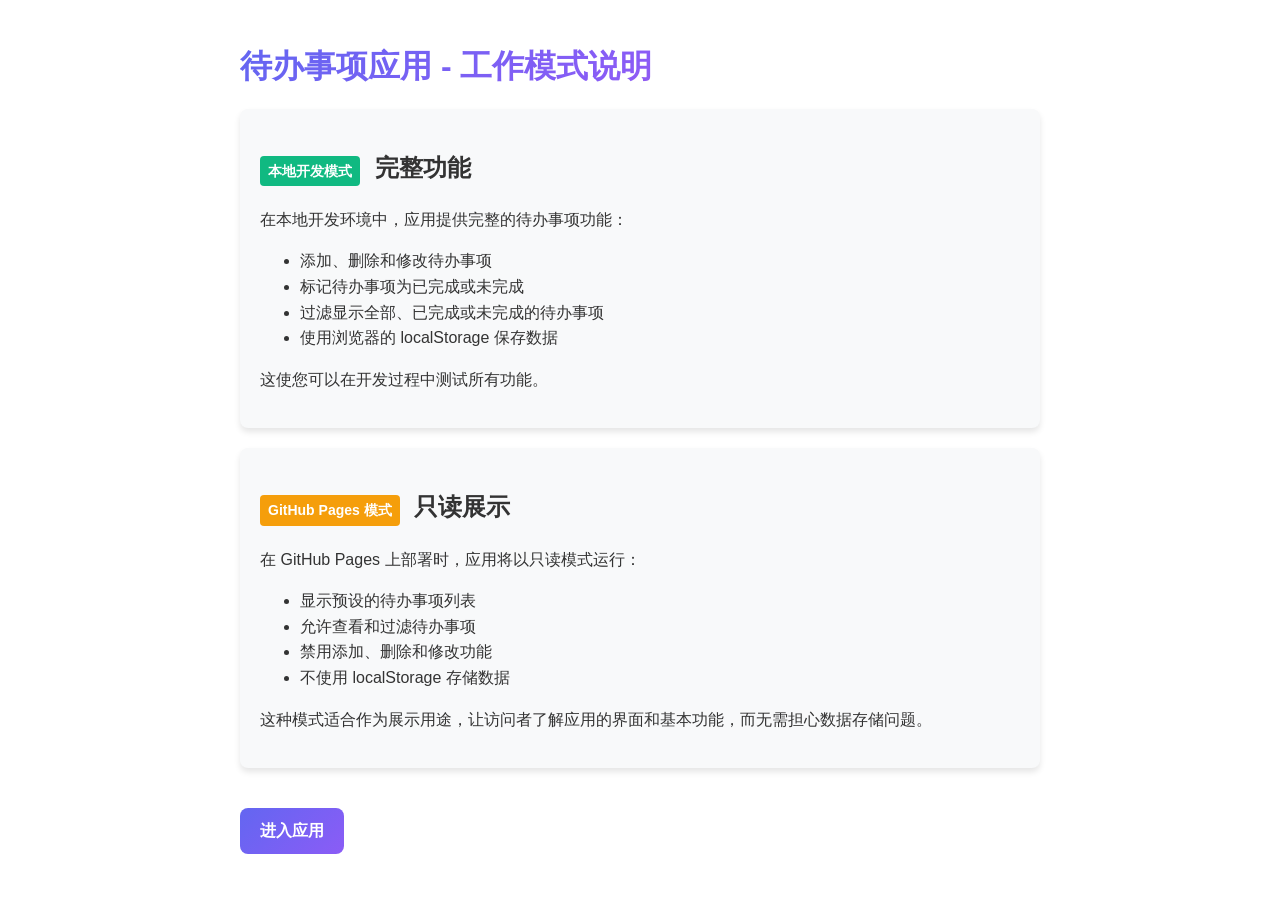
<file: index.html>
<!DOCTYPE html>
<html lang="zh-CN">
<head>
  <meta charset="UTF-8">
  <meta name="viewport" content="width=device-width, initial-scale=1.0">
  <title>待办事项应用说明</title>
  <style>
    body {
      font-family: 'Inter', -apple-system, BlinkMacSystemFont, sans-serif;
      line-height: 1.6;
      color: #333;
      max-width: 800px;
      margin: 0 auto;
      padding: 20px;
    }
    h1 {
      background: linear-gradient(135deg, #6366f1, #8b5cf6, #ec4899);
      -webkit-background-clip: text;
      background-clip: text;
      color: transparent;
      margin-bottom: 1rem;
    }
    .card {
      background-color: #f8f9fa;
      border-radius: 8px;
      padding: 20px;
      margin-bottom: 20px;
      box-shadow: 0 4px 6px rgba(0, 0, 0, 0.1);
    }
    .tag {
      display: inline-block;
      padding: 4px 8px;
      border-radius: 4px;
      font-size: 14px;
      font-weight: bold;
      margin-right: 8px;
    }
    .tag.local {
      background-color: #10b981;
      color: white;
    }
    .tag.github {
      background-color: #f59e0b;
      color: white;
    }
    .btn {
      display: inline-block;
      padding: 10px 20px;
      background: linear-gradient(135deg, #6366f1, #8b5cf6);
      color: white;
      text-decoration: none;
      border-radius: 8px;
      font-weight: bold;
      margin-top: 20px;
    }
  </style>
</head>
<body>
  <h1>待办事项应用 - 工作模式说明</h1>
  
  <div class="card">
    <h2><span class="tag local">本地开发模式</span> 完整功能</h2>
    <p>在本地开发环境中，应用提供完整的待办事项功能：</p>
    <ul>
      <li>添加、删除和修改待办事项</li>
      <li>标记待办事项为已完成或未完成</li>
      <li>过滤显示全部、已完成或未完成的待办事项</li>
      <li>使用浏览器的 localStorage 保存数据</li>
    </ul>
    <p>这使您可以在开发过程中测试所有功能。</p>
  </div>
  
  <div class="card">
    <h2><span class="tag github">GitHub Pages 模式</span> 只读展示</h2>
    <p>在 GitHub Pages 上部署时，应用将以只读模式运行：</p>
    <ul>
      <li>显示预设的待办事项列表</li>
      <li>允许查看和过滤待办事项</li>
      <li>禁用添加、删除和修改功能</li>
      <li>不使用 localStorage 存储数据</li>
    </ul>
    <p>这种模式适合作为展示用途，让访问者了解应用的界面和基本功能，而无需担心数据存储问题。</p>
  </div>
  
  <a href="./index.html" class="btn">进入应用</a>
</body>
</html>
</file>
